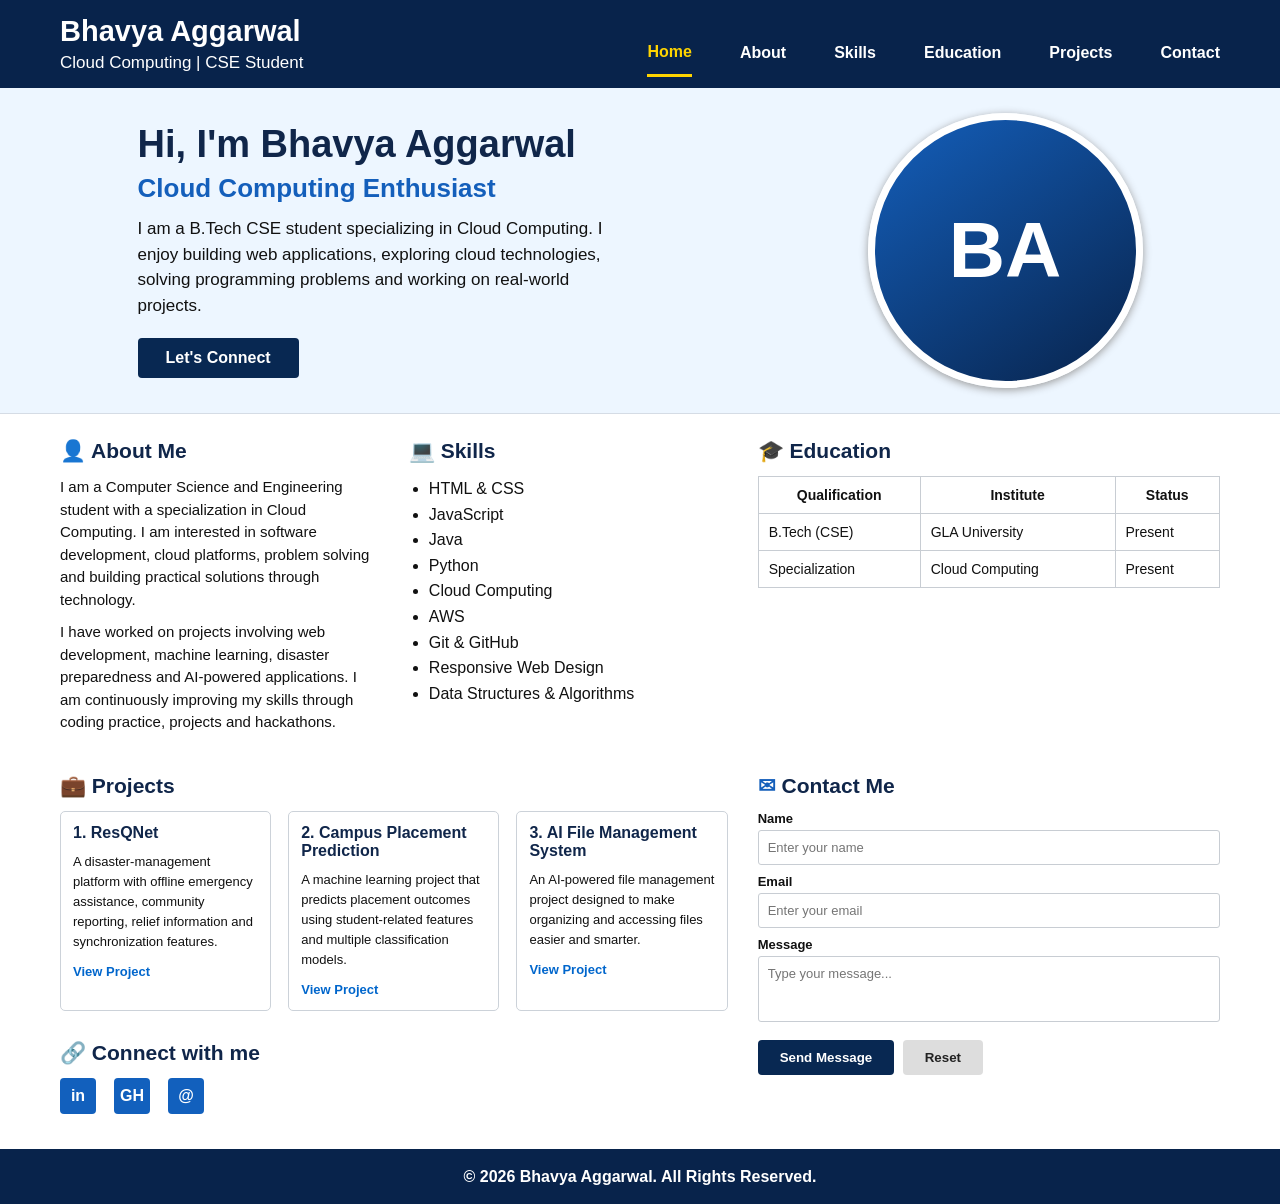
<file: Assignments/Assignment-1/Lab/index.html>
<!DOCTYPE html>
<html lang="en">
<head>
    <meta charset="UTF-8">
    <meta name="viewport" content="width=device-width, initial-scale=1.0">
    <title>Bhavya Aggarwal | Cloud Computing Student</title>
    <link rel="stylesheet" href="style.css">
</head>

<body>

    <!-- Navigation -->
    <header class="navbar">
        <div class="brand">
            <h1>Bhavya Aggarwal</h1>
            <p>Cloud Computing | CSE Student</p>
        </div>

        <nav>
            <a class="active" href="#home">Home</a>
            <a href="#about">About</a>
            <a href="#skills">Skills</a>
            <a href="#education">Education</a>
            <a href="#projects">Projects</a>
            <a href="#contact">Contact</a>
        </nav>
    </header>


    <!-- Home -->
    <section id="home" class="home">
        <div class="intro">
            <h1>Hi, I'm Bhavya Aggarwal</h1>
            <h2>Cloud Computing Enthusiast</h2>

            <p>
                I am a B.Tech CSE student specializing in Cloud Computing.
                I enjoy building web applications, exploring cloud technologies,
                solving programming problems and working on real-world projects.
            </p>

            <a href="#contact" class="button">Let's Connect</a>
        </div>

        <div class="profile">
            <div class="profile-circle">
                <span>BA</span>
            </div>
        </div>
    </section>


    <!-- Main Content -->
    <main class="content">

        <!-- About -->
        <section id="about" class="card about">
            <h2><span>👤</span> About Me</h2>
            <p>
                I am a Computer Science and Engineering student with a
                specialization in Cloud Computing. I am interested in
                software development, cloud platforms, problem solving and
                building practical solutions through technology.
            </p>
            <p>
                I have worked on projects involving web development,
                machine learning, disaster preparedness and AI-powered
                applications. I am continuously improving my skills through
                coding practice, projects and hackathons.
            </p>
        </section>


        <!-- Skills -->
        <section id="skills" class="card skills">
            <h2><span>💻</span> Skills</h2>
            <ul>
                <li>HTML & CSS</li>
                <li>JavaScript</li>
                <li>Java</li>
                <li>Python</li>
                <li>Cloud Computing</li>
                <li>AWS</li>
                <li>Git & GitHub</li>
                <li>Responsive Web Design</li>
                <li>Data Structures & Algorithms</li>
            </ul>
        </section>


        <!-- Education -->
        <section id="education" class="card education">
            <h2><span>🎓</span> Education</h2>

            <table>
                <tr>
                    <th>Qualification</th>
                    <th>Institute</th>
                    <th>Status</th>
                </tr>
                <tr>
                    <td>B.Tech (CSE)</td>
                    <td>GLA University</td>
                    <td>Present</td>
                </tr>
                <tr>
                    <td>Specialization</td>
                    <td>Cloud Computing</td>
                    <td>Present</td>
                </tr>
            </table>
        </section>


        <!-- Projects -->
        <section id="projects" class="card projects">
            <h2><span>💼</span> Projects</h2>

            <div class="project-box">

                <div class="project">
                    <h3>1. ResQNet</h3>
                    <p>
                        A disaster-management platform with offline emergency
                        assistance, community reporting, relief information
                        and synchronization features.
                    </p>
                    <a href="#">View Project</a>
                </div>

                <div class="project">
                    <h3>2. Campus Placement Prediction</h3>
                    <p>
                        A machine learning project that predicts placement
                        outcomes using student-related features and multiple
                        classification models.
                    </p>
                    <a href="#">View Project</a>
                </div>

                <div class="project">
                    <h3>3. AI File Management System</h3>
                    <p>
                        An AI-powered file management project designed to make
                        organizing and accessing files easier and smarter.
                    </p>
                    <a href="#">View Project</a>
                </div>

            </div>
        </section>


        <!-- Contact -->
        <section id="contact" class="card contact">
            <h2><span>✉</span> Contact Me</h2>

            <label for="name">Name</label>
            <input id="name" type="text" placeholder="Enter your name">

            <label for="email">Email</label>
            <input id="email" type="email" placeholder="Enter your email">

            <label for="message">Message</label>
            <textarea id="message" placeholder="Type your message..."></textarea>

            <button type="button">Send Message</button>
            <button type="reset" class="reset">Reset</button>
        </section>


        <!-- Connect -->
        <section class="card connect">
            <h2><span>🔗</span> Connect with me</h2>

            <div class="socials">
                <a href="#" aria-label="LinkedIn">in</a>
                <a href="#" aria-label="GitHub">GH</a>
                <a href="#" aria-label="Email">@</a>
            </div>
        </section>

    </main>


    <!-- Footer -->
    <footer>
        <p>© 2026 Bhavya Aggarwal. All Rights Reserved.</p>
    </footer>

</body>
</html>
</file>
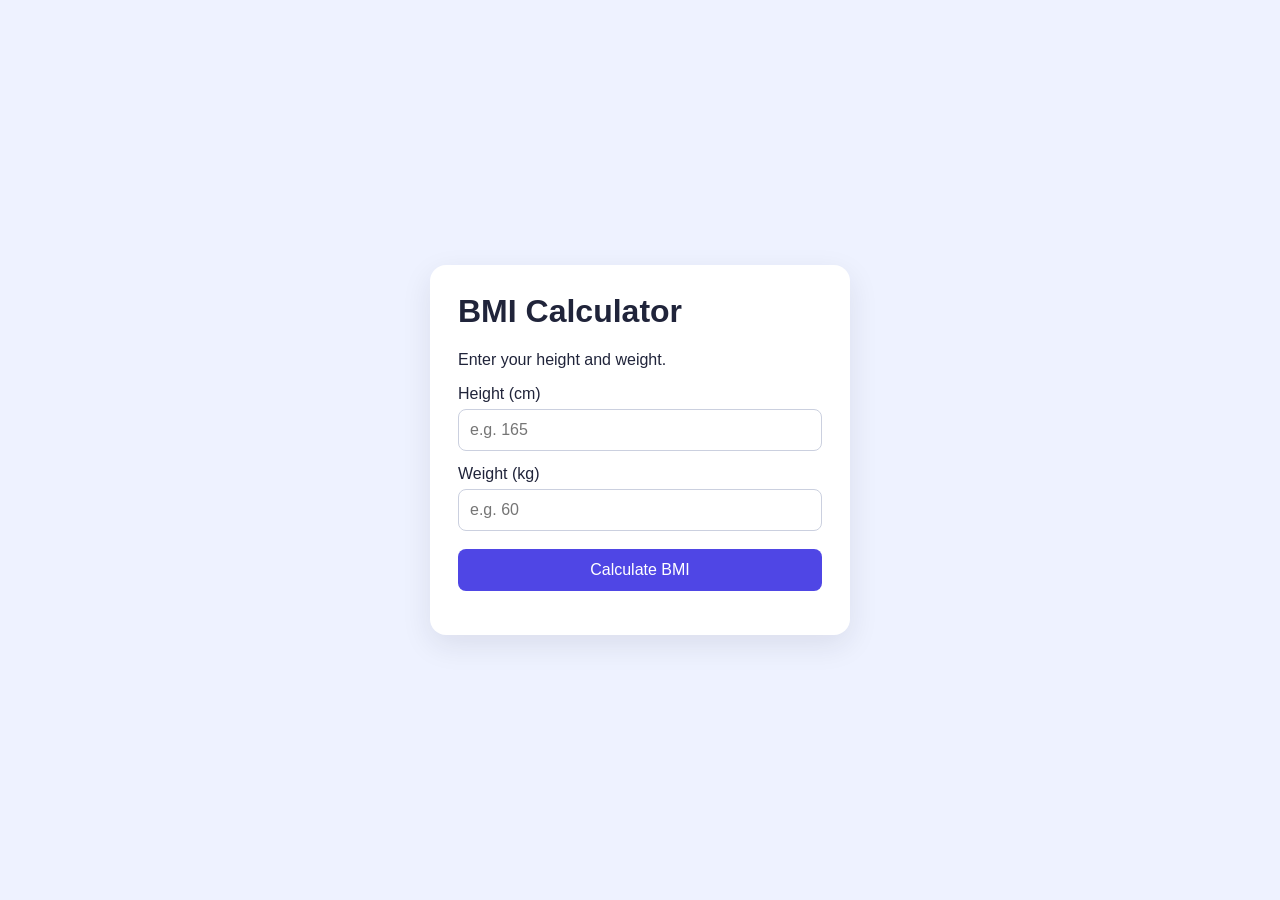
<file: Assignments/Assignment-3/BMI-Calculator/index.html>
<!DOCTYPE html>
<html lang="en">
<head>
  <meta charset="UTF-8">
  <meta name="viewport" content="width=device-width, initial-scale=1.0">
  <title>BMI Calculator</title>
  <link rel="stylesheet" href="style.css">
</head>
<body>
  <main class="card">
    <h1>BMI Calculator</h1>
    <p>Enter your height and weight.</p>
    <label for="height">Height (cm)</label>
    <input type="number" id="height" min="1" placeholder="e.g. 165">
    <label for="weight">Weight (kg)</label>
    <input type="number" id="weight" min="1" placeholder="e.g. 60">
    <button id="calculateBtn">Calculate BMI</button>
    <p id="result" aria-live="polite"></p>
  </main>
  <script src="script.js"></script>
</body>
</html>
</file>
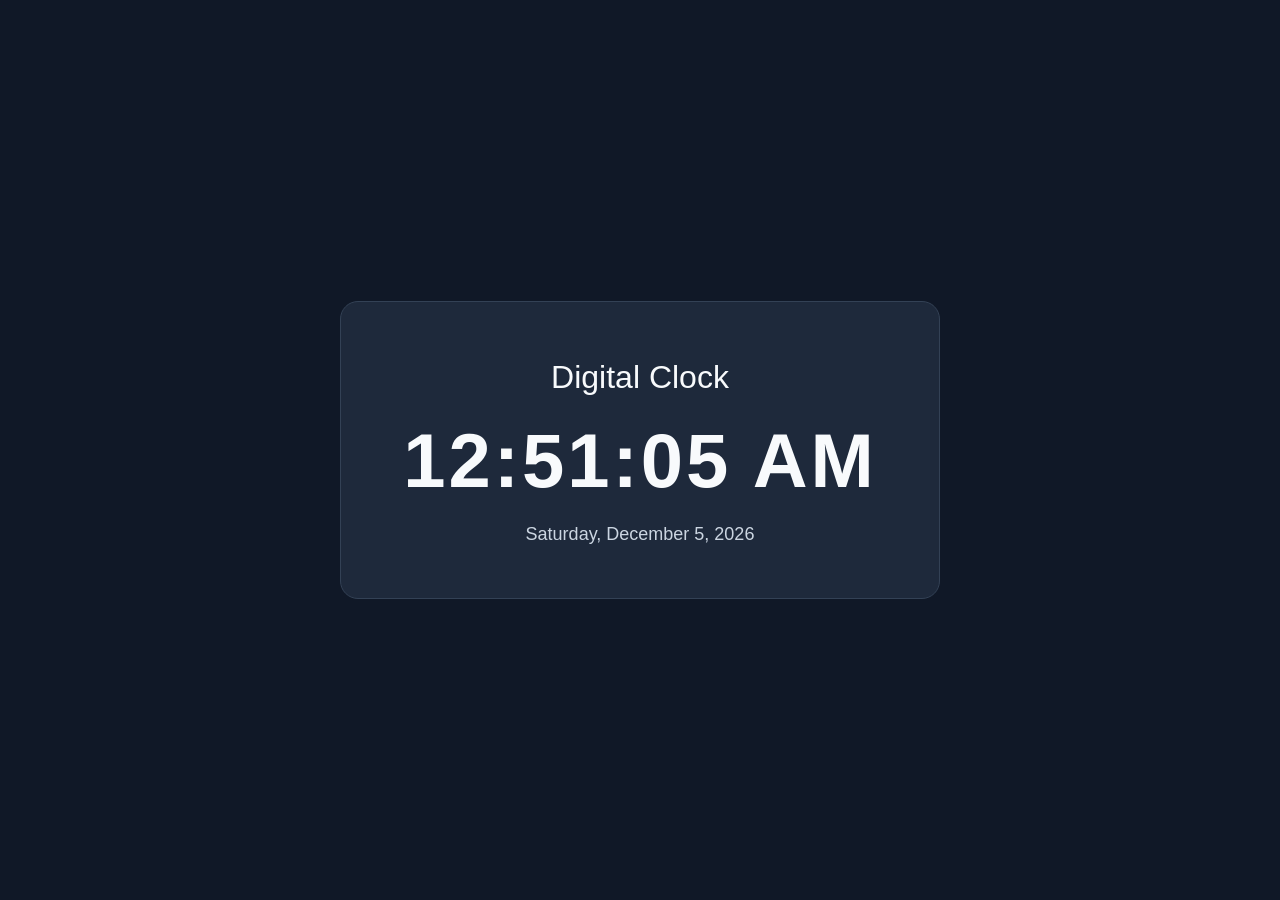
<file: Assignments/Assignment-3/Digital-Clock/index.html>
<!DOCTYPE html>
<html lang="en">
<head>
  <meta charset="UTF-8">
  <meta name="viewport" content="width=device-width, initial-scale=1.0">
  <title>Digital Clock</title>
  <link rel="stylesheet" href="style.css">
</head>
<body>
  <main class="card">
    <h1>Digital Clock</h1>
    <p id="clock" aria-live="off">00:00:00</p>
    <p id="date"></p>
  </main>
  <script src="script.js"></script>
</body>
</html>
</file>
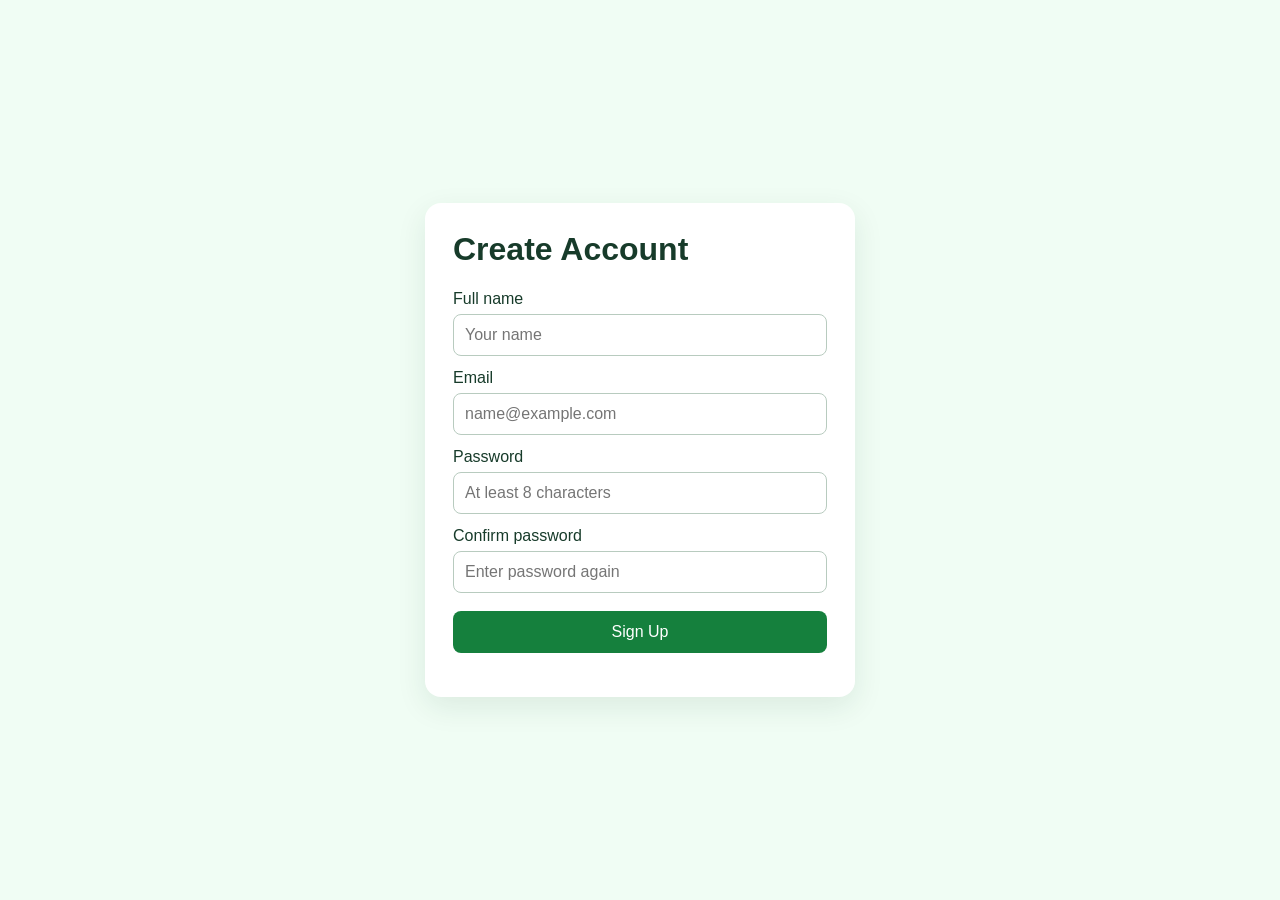
<file: Assignments/Assignment-3/Signup-Page/index.html>
<!DOCTYPE html>
<html lang="en">
<head>
  <meta charset="UTF-8">
  <meta name="viewport" content="width=device-width, initial-scale=1.0">
  <title>Signup Page</title>
  <link rel="stylesheet" href="style.css">
</head>
<body>
  <main class="card">
    <h1>Create Account</h1>
    <form id="signupForm" novalidate>
      <label for="name">Full name</label>
      <input id="name" type="text" placeholder="Your name">
      <label for="email">Email</label>
      <input id="email" type="email" placeholder="name@example.com">
      <label for="password">Password</label>
      <input id="password" type="password" placeholder="At least 8 characters">
      <label for="confirmPassword">Confirm password</label>
      <input id="confirmPassword" type="password" placeholder="Enter password again">
      <button type="submit">Sign Up</button>
      <p id="message" aria-live="polite"></p>
    </form>
  </main>
  <script src="script.js"></script>
</body>
</html>
</file>
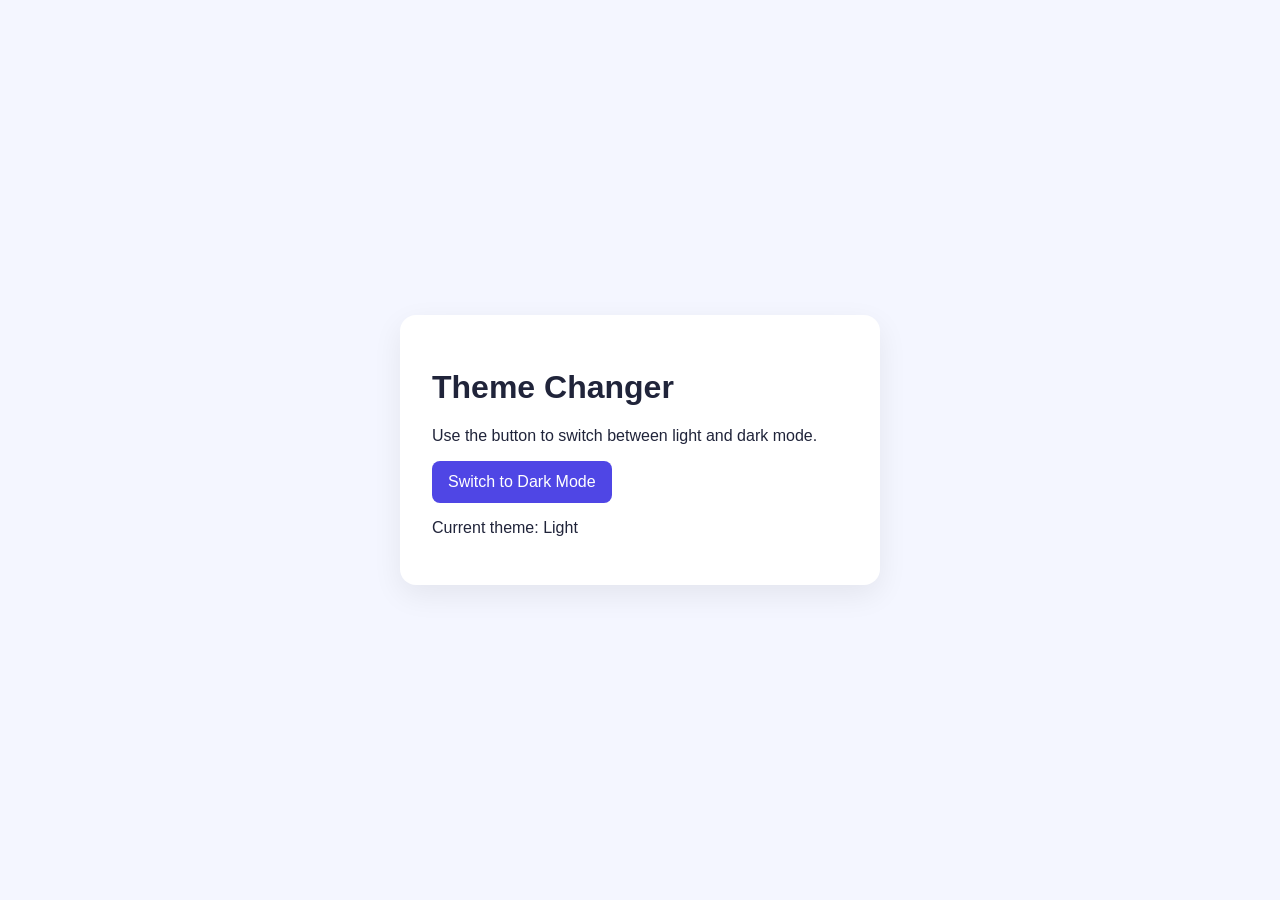
<file: Assignments/Assignment-3/Theme-Changer/index.html>
<!DOCTYPE html>
<html lang="en" data-theme="light">
<head>
  <meta charset="UTF-8">
  <meta name="viewport" content="width=device-width, initial-scale=1.0">
  <title>Theme Changer</title>
  <link rel="stylesheet" href="style.css">
</head>
<body>
  <main class="card">
    <h1>Theme Changer</h1>
    <p>Use the button to switch between light and dark mode.</p>
    <button id="themeBtn">Switch to Dark Mode</button>
    <p id="status">Current theme: Light</p>
  </main>
  <script src="script.js"></script>
</body>
</html>
</file>
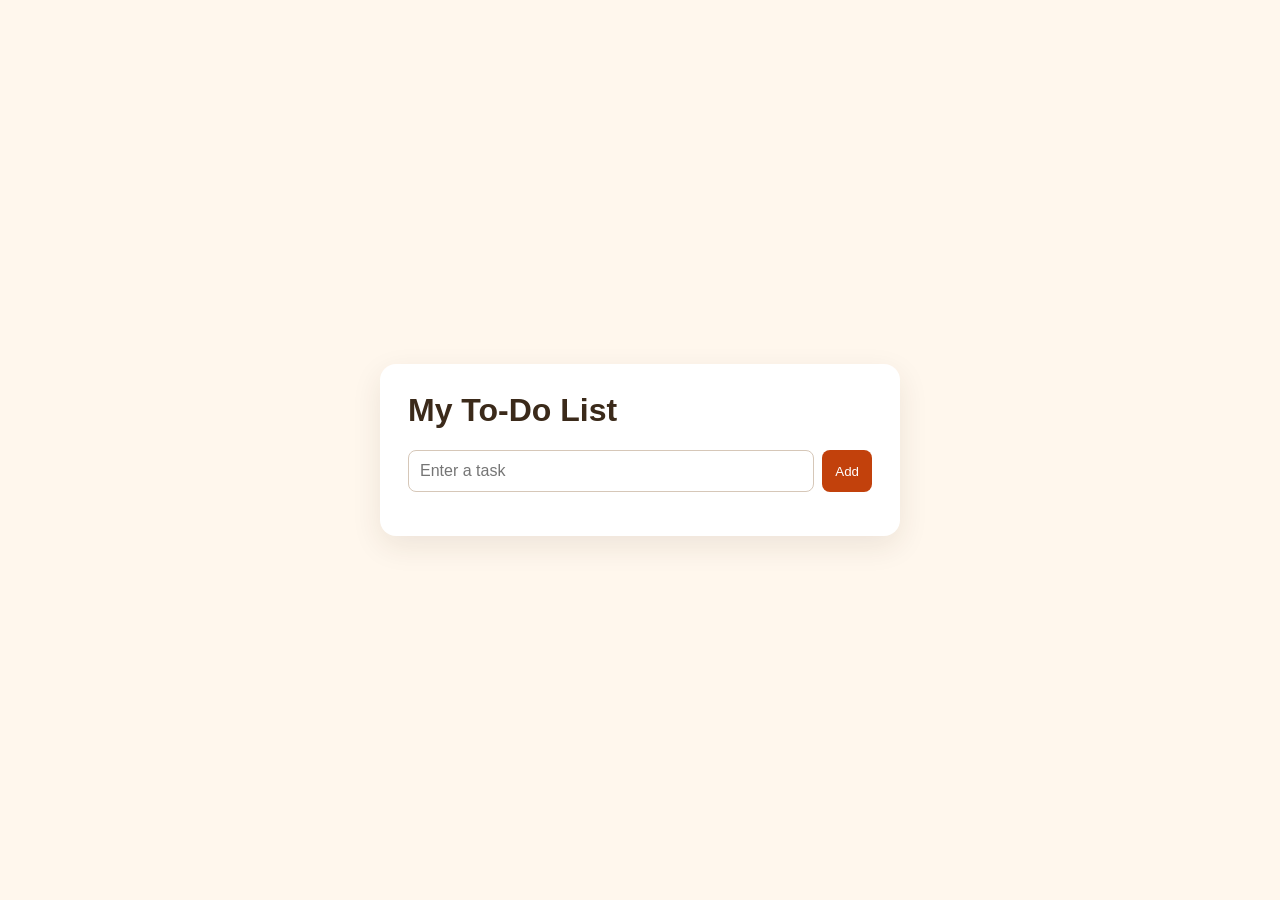
<file: Assignments/Assignment-3/Todo-List/index.html>
<!DOCTYPE html>
<html lang="en">
<head>
  <meta charset="UTF-8">
  <meta name="viewport" content="width=device-width, initial-scale=1.0">
  <title>To-Do List</title>
  <link rel="stylesheet" href="style.css">
</head>
<body>
  <main class="card">
    <h1>My To-Do List</h1>
    <form id="taskForm">
      <input id="taskInput" type="text" placeholder="Enter a task" aria-label="New task">
      <button type="submit">Add</button>
    </form>
    <ul id="taskList"></ul>
    <p id="message" aria-live="polite"></p>
  </main>
  <script src="script.js"></script>
</body>
</html>
</file>
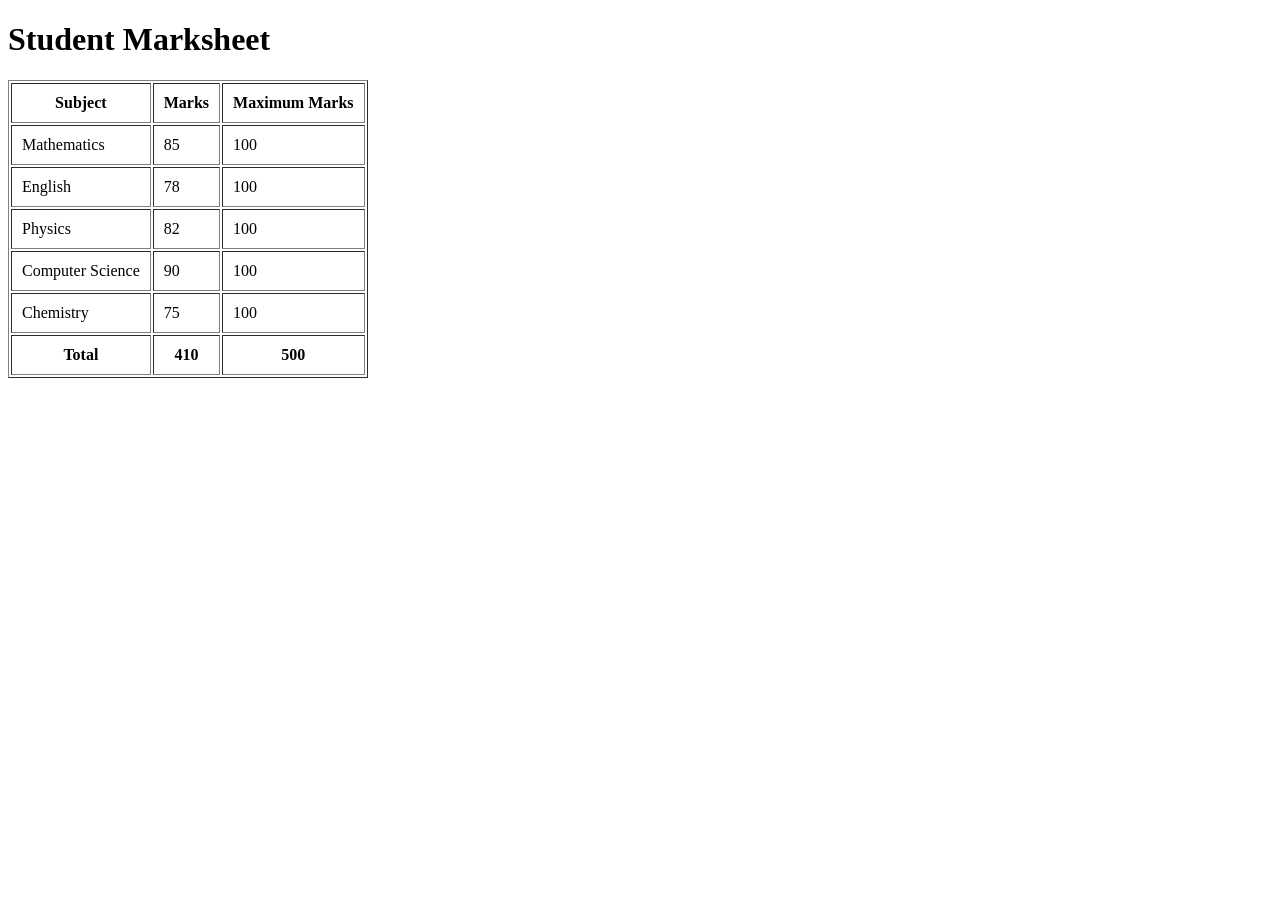
<file: Assignments/Assignment-1/Assignment_2/std.html>
<!DOCTYPE html>
<html>
<head>
    <title>Student Marksheet</title>
</head>
<body>

    <h1>Student Marksheet</h1>

    <table border="1" cellpadding="10">
        <tr>
            <th>Subject</th>
            <th>Marks</th>
            <th>Maximum Marks</th>
        </tr>

        <tr>
            <td>Mathematics</td>
            <td>85</td>
            <td>100</td>
        </tr>

        <tr>
            <td>English</td>
            <td>78</td>
            <td>100</td>
        </tr>

        <tr>
            <td>Physics</td>
            <td>82</td>
            <td>100</td>
        </tr>

        <tr>
            <td>Computer Science</td>
            <td>90</td>
            <td>100</td>
        </tr>

        <tr>
            <td>Chemistry</td>
            <td>75</td>
            <td>100</td>
        </tr>

        <tr>
            <th>Total</th>
            <th>410</th>
            <th>500</th>
        </tr>
    </table>

</body>
</html>
</file>
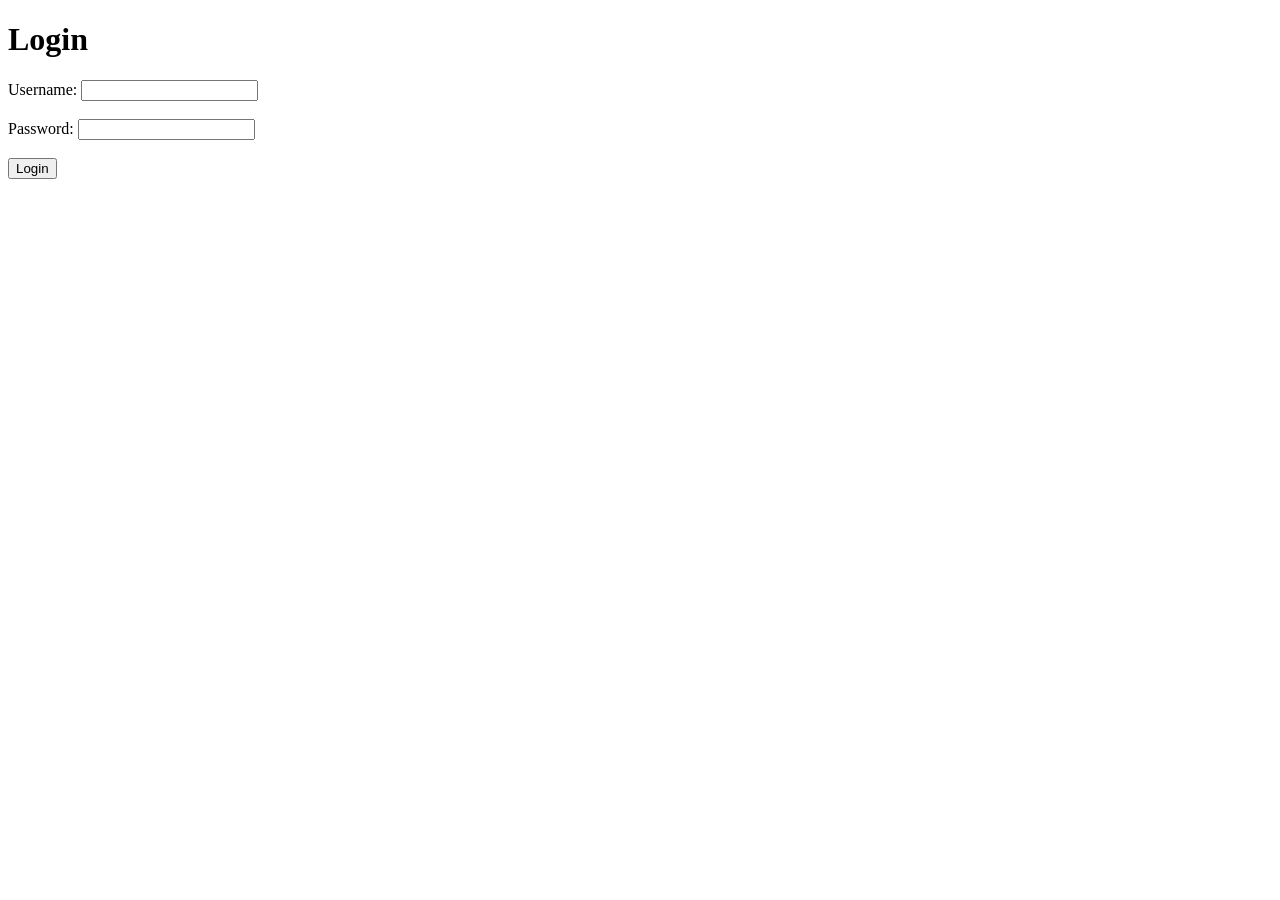
<file: Assignments/Assignment-1/Assignment_2/Lab/login.html>
<!DOCTYPE html>
<html>
<head>
    <title>Login Page</title>
</head>
<body>

    <h1>Login</h1>

    <form>

        <label for="username">Username:</label>
        <input type="text" id="username" name="username">
        <br><br>

        <label for="password">Password:</label>
        <input type="password" id="password" name="password">
        <br><br>

        <input type="submit" value="Login">

    </form>

</body>
</html>
</file>
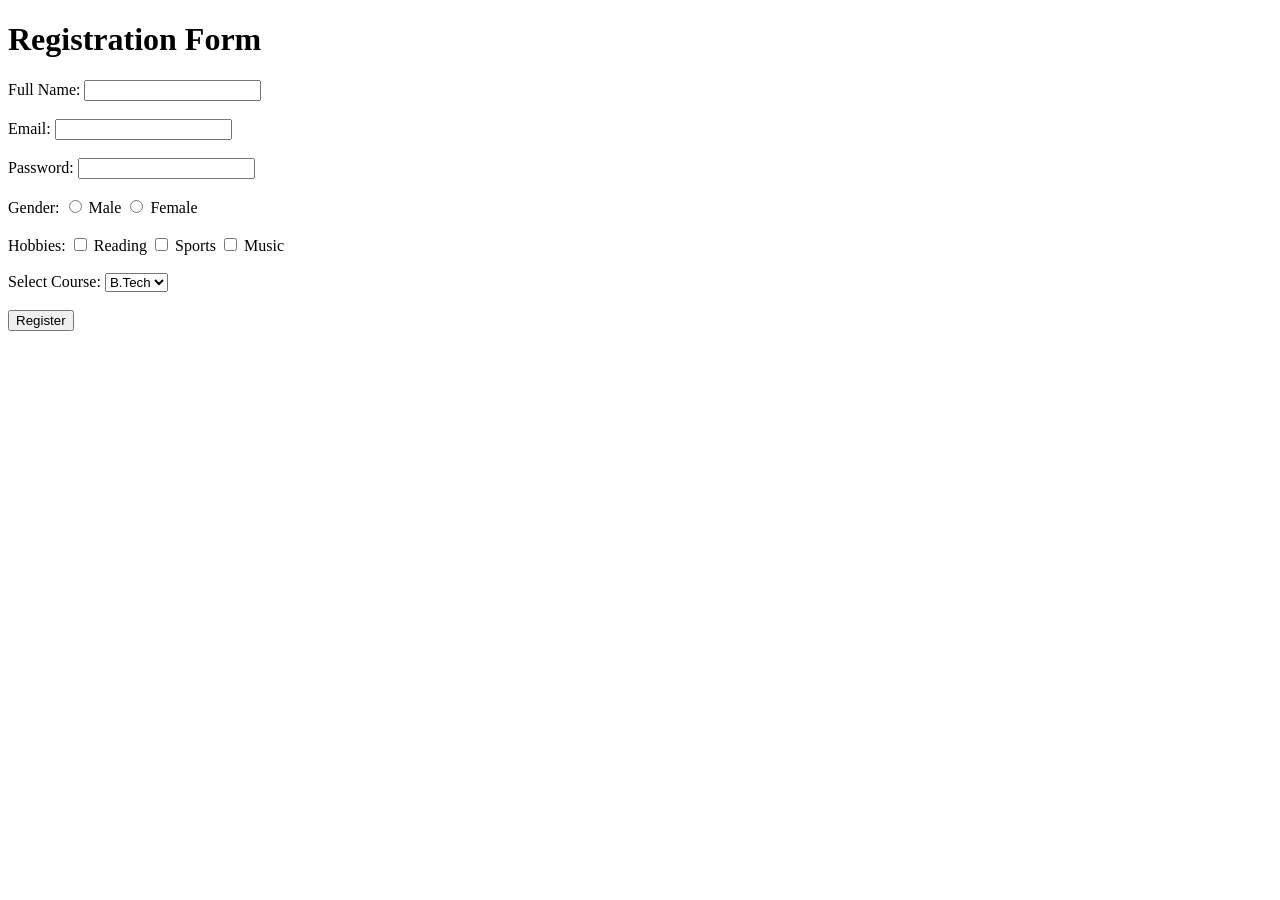
<file: Assignments/Assignment-1/Assignment_2/Lab/reg.html>
<!DOCTYPE html>
<html>
<head>
    <title>Registration Form</title>
</head>
<body>

    <h1>Registration Form</h1>

    <form>

        <label for="name">Full Name:</label>
        <input type="text" id="name" name="name">
        <br><br>

        <label for="email">Email:</label>
        <input type="email" id="email" name="email">
        <br><br>

        <label for="password">Password:</label>
        <input type="password" id="password" name="password">
        <br><br>

        <label>Gender:</label>

        <input type="radio" id="male" name="gender" value="male">
        <label for="male">Male</label>

        <input type="radio" id="female" name="gender" value="female">
        <label for="female">Female</label>

        <br><br>

        <label>Hobbies:</label>

        <input type="checkbox" id="reading" name="hobby" value="reading">
        <label for="reading">Reading</label>

        <input type="checkbox" id="sports" name="hobby" value="sports">
        <label for="sports">Sports</label>

        <input type="checkbox" id="music" name="hobby" value="music">
        <label for="music">Music</label>

        <br><br>

        <label for="course">Select Course:</label>

        <select id="course" name="course">
            <option value="btech">B.Tech</option>
            <option value="bca">BCA</option>
            <option value="bsc">B.Sc</option>
            <option value="bba">BBA</option>
        </select>

        <br><br>

        <input type="submit" value="Register">

    </form>

</body>
</html>
</file>
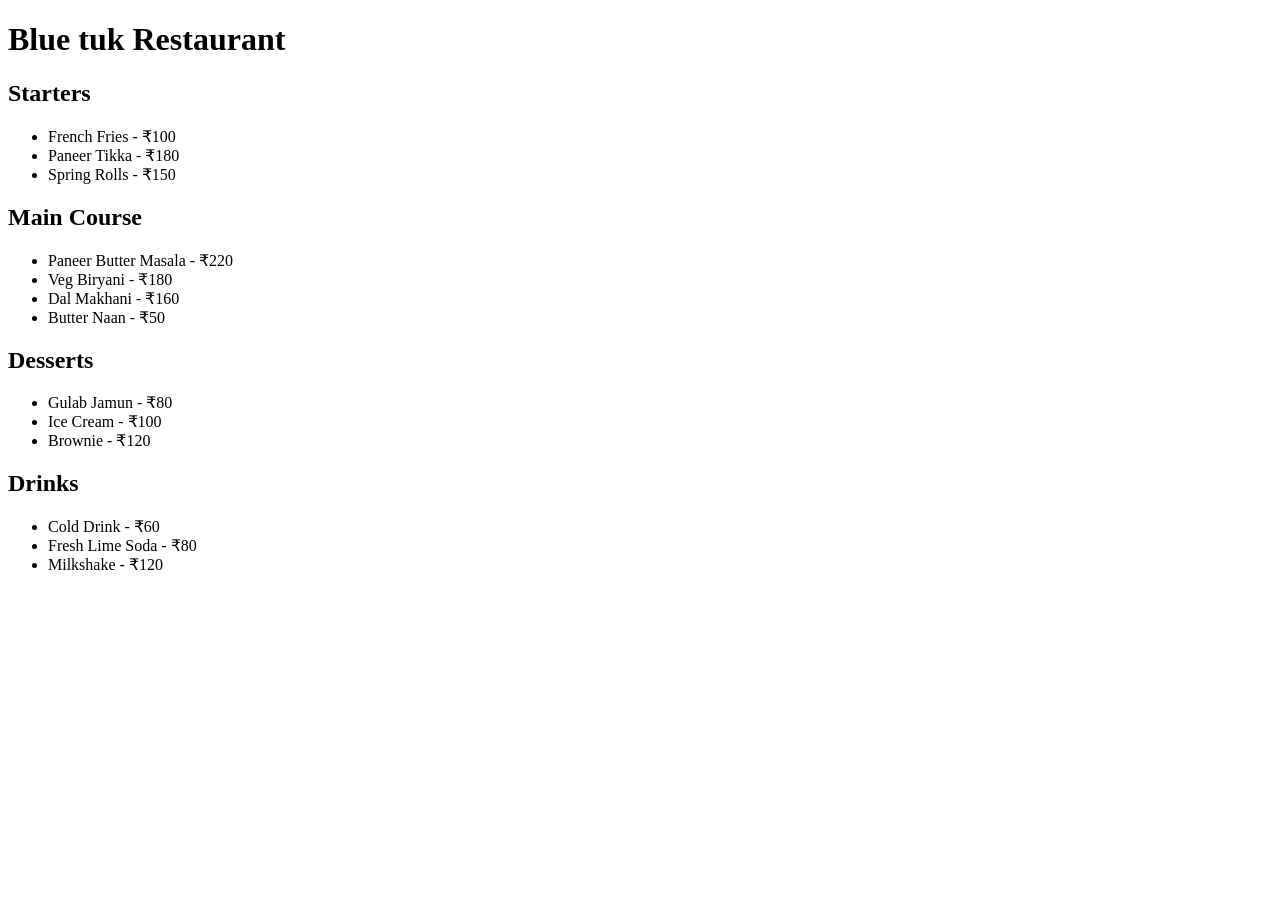
<file: Assignments/Assignment-1/Assignment_2/Lab/restaurant.html>
<!DOCTYPE html>
<html>
<head>
    <title>Restaurant Menu</title>
</head>
<body>

    <h1>Blue tuk Restaurant</h1>

    <h2>Starters</h2>
    <ul>
        <li>French Fries - ₹100</li>
        <li>Paneer Tikka - ₹180</li>
        <li>Spring Rolls - ₹150</li>
    </ul>

    <h2>Main Course</h2>
    <ul>
        <li>Paneer Butter Masala - ₹220</li>
        <li>Veg Biryani - ₹180</li>
        <li>Dal Makhani - ₹160</li>
        <li>Butter Naan - ₹50</li>
    </ul>

    <h2>Desserts</h2>
    <ul>
        <li>Gulab Jamun - ₹80</li>
        <li>Ice Cream - ₹100</li>
        <li>Brownie - ₹120</li>
    </ul>

    <h2>Drinks</h2>
    <ul>
        <li>Cold Drink - ₹60</li>
        <li>Fresh Lime Soda - ₹80</li>
        <li>Milkshake - ₹120</li>
    </ul>

</body>
</html>
</file>
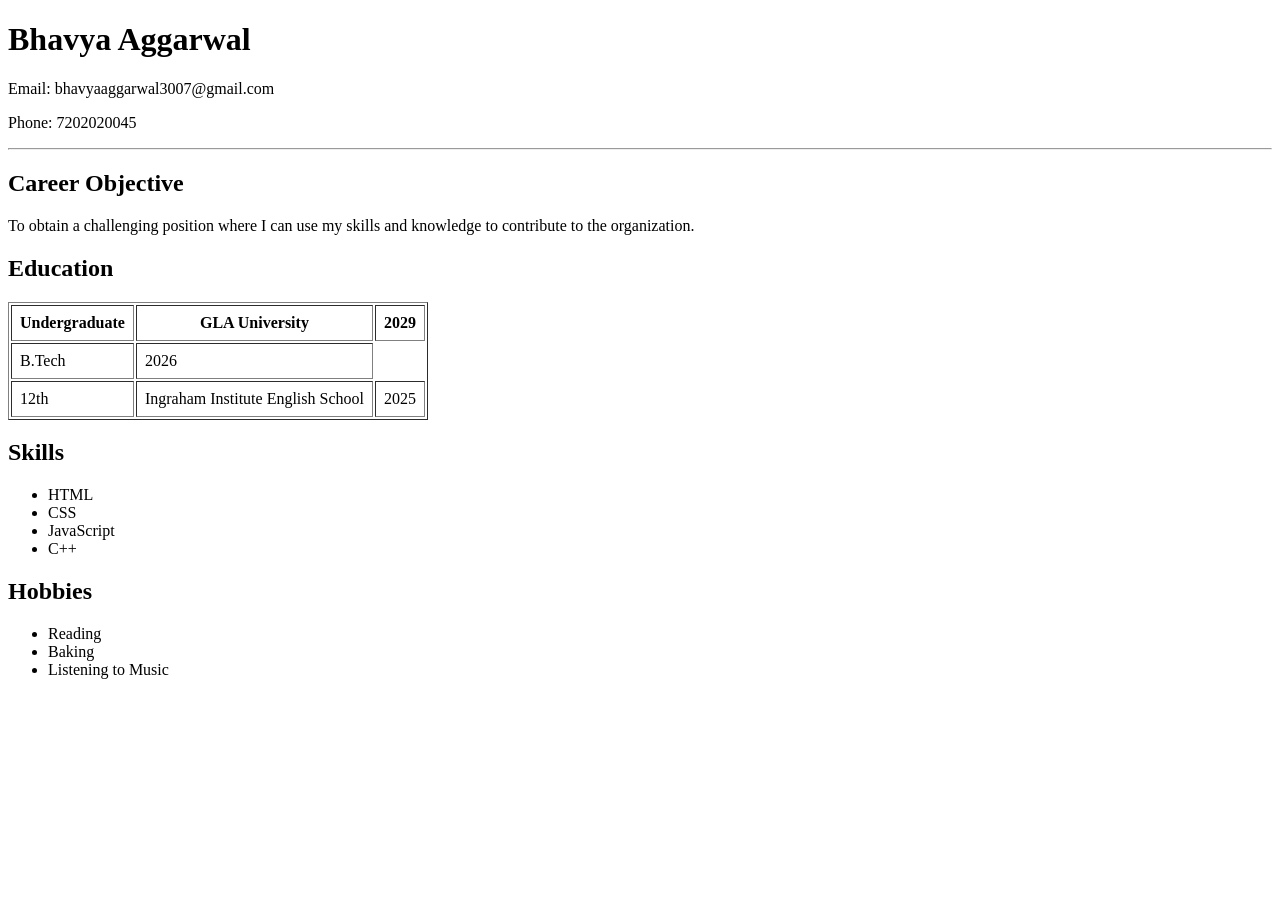
<file: Assignments/Assignment-1/Assignment_2/Lab/resume.html>
<!DOCTYPE html>
<html>
<head>
    <title>My Resume</title>
</head>
<body>

    <h1>Bhavya Aggarwal</h1>
    <p>Email: bhavyaaggarwal3007@gmail.com</p>
    <p>Phone: 7202020045</p>

    <hr>

    <h2>Career Objective</h2>
    <p>
        To obtain a challenging position where I can use my skills
        and knowledge to contribute to the organization.
    </p>

    <h2>Education</h2>
    <table border="1" cellpadding="8">
        <tr>
            <th>Undergraduate</th>
            <th>GLA University</th>
            <th>2029</th>
        </tr>
        <tr>
            <td>B.Tech</td>
            <td>2026</td>
        </tr>
        <tr>
            <td>12th</td>
            <td>Ingraham Institute English School</td>
            <td>2025</td>
        </tr>
    </table>

    <h2>Skills</h2>
    <ul>
        <li>HTML</li>
        <li>CSS</li>
        <li>JavaScript</li>
        <li>C++</li>
    </ul>

    <h2>Hobbies</h2>
    <ul>
        <li>Reading</li>
        <li>Baking</li>
        <li>Listening to Music</li>
    </ul>

</body>
</html>
</file>
<file: Assignments/Assignment-1/Lab/style.css>
* {
    margin: 0;
    padding: 0;
    box-sizing: border-box;
}

html {
    scroll-behavior: smooth;
}

body {
    font-family: Arial, Helvetica, sans-serif;
    color: #10264a;
    background: white;
}


/* ================= NAVBAR ================= */

.navbar {
    height: 88px;
    background: #08234b;
    color: white;
    display: flex;
    justify-content: space-between;
    align-items: center;
    padding: 0 60px;
}

.brand h1 {
    font-size: 29px;
    margin-bottom: 5px;
}

.brand p {
    font-size: 17px;
}

nav {
    display: flex;
    align-items: center;
    gap: 48px;
}

nav a {
    color: white;
    text-decoration: none;
    font-weight: bold;
    font-size: 16px;
    padding: 31px 0 13px;
}

nav a:hover,
nav a.active {
    color: #ffd400;
}

nav a.active {
    border-bottom: 3px solid #ffd400;
}


/* ================= HOME ================= */

.home {
    min-height: 325px;
    background: #edf6ff;
    border-bottom: 1px solid #d5dce5;
    display: flex;
    align-items: center;
    justify-content: center;
    gap: 230px;
    padding: 25px 50px;
}

.intro {
    width: 500px;
}

.intro h1 {
    font-size: 38px;
    margin-bottom: 7px;
}

.intro h2 {
    color: #145fbb;
    font-size: 26px;
    margin-bottom: 12px;
}

.intro p {
    color: #111;
    font-size: 17px;
    line-height: 1.5;
    margin-bottom: 20px;
}

.button {
    display: inline-block;
    background: #082852;
    color: white;
    text-decoration: none;
    padding: 11px 28px;
    border-radius: 4px;
    font-weight: bold;
}

.button:hover {
    background: #145fbb;
}


/* Profile - initials so the page works without an image */

.profile-circle {
    width: 275px;
    height: 275px;
    border-radius: 50%;
    background: linear-gradient(145deg, #145fbb, #08234b);
    border: 7px solid white;
    box-shadow: 0 2px 9px #999;
    display: flex;
    justify-content: center;
    align-items: center;
}

.profile-circle span {
    color: white;
    font-size: 78px;
    font-weight: bold;
}


/* ================= MAIN GRID ================= */

.content {
    width: 1160px;
    max-width: calc(100% - 60px);
    margin: 25px auto 35px;
    display: grid;
    grid-template-columns: 1fr 1fr 1.45fr;
    gap: 30px;
}

.card h2 {
    font-size: 21px;
    margin-bottom: 13px;
}

.card h2 span {
    color: #145fbb;
}


/* ================= ABOUT ================= */

.about p {
    color: #111;
    font-size: 15px;
    line-height: 1.5;
    margin-bottom: 10px;
}


/* ================= SKILLS ================= */

.skills ul {
    padding-left: 20px;
    color: #111;
    line-height: 1.6;
}


/* ================= EDUCATION ================= */

.education table {
    width: 100%;
    border-collapse: collapse;
    color: #111;
    font-size: 14px;
}

.education th,
.education td {
    border: 1px solid #c8cdd3;
    padding: 10px;
}

.education th {
    text-align: center;
    font-weight: bold;
}


/* ================= PROJECTS ================= */

.projects {
    grid-column: 1 / 3;
}

.project-box {
    display: flex;
    gap: 17px;
}

.project {
    width: 33.33%;
    min-height: 155px;
    border: 1px solid #ccd2d9;
    border-radius: 5px;
    padding: 12px;
}

.project h3 {
    font-size: 16px;
    margin-bottom: 10px;
}

.project p {
    color: #111;
    font-size: 13px;
    line-height: 1.55;
    margin-bottom: 10px;
}

.project a {
    color: #0066cc;
    text-decoration: none;
    font-size: 13px;
    font-weight: bold;
}

.project a:hover {
    text-decoration: underline;
}


/* ================= CONTACT ================= */

.contact {
    grid-column: 3;
    grid-row: 2 / 4;
}

.contact label {
    display: block;
    color: #111;
    font-size: 13px;
    font-weight: bold;
    margin-top: 9px;
}

.contact input,
.contact textarea {
    width: 100%;
    border: 1px solid #c8cdd3;
    border-radius: 3px;
    padding: 9px;
    margin-top: 4px;
    font-family: Arial, Helvetica, sans-serif;
    font-size: 13px;
}

.contact textarea {
    height: 66px;
    resize: none;
}

.contact button {
    border: none;
    background: #082852;
    color: white;
    padding: 10px 22px;
    margin-top: 14px;
    border-radius: 4px;
    font-weight: bold;
    cursor: pointer;
}

.contact button:hover {
    background: #145fbb;
}

.contact .reset {
    background: #ddd;
    color: #222;
    margin-left: 4px;
}


/* ================= CONNECT ================= */

.connect {
    grid-column: 1 / 3;
}

.socials {
    display: flex;
    gap: 18px;
}

.socials a {
    width: 36px;
    height: 36px;
    border-radius: 4px;
    background: #1260bd;
    color: white;
    text-decoration: none;
    display: flex;
    justify-content: center;
    align-items: center;
    font-weight: bold;
}

.socials a:hover {
    background: #082852;
}


/* ================= FOOTER ================= */

footer {
    height: 55px;
    background: #08234b;
    color: white;
    display: flex;
    justify-content: center;
    align-items: center;
    font-weight: bold;
}


/* ================= RESPONSIVE ================= */

@media (max-width: 950px) {

    .navbar {
        height: auto;
        padding: 20px;
        flex-direction: column;
        gap: 20px;
    }

    nav {
        gap: 20px;
        flex-wrap: wrap;
        justify-content: center;
    }

    nav a {
        padding: 5px;
    }

    .home {
        flex-direction: column;
        gap: 30px;
        text-align: center;
    }

    .intro {
        width: auto;
        max-width: 600px;
    }

    .content {
        grid-template-columns: 1fr;
    }

    .projects,
    .contact,
    .connect {
        grid-column: 1;
        grid-row: auto;
    }

    .project-box {
        flex-direction: column;
    }

    .project {
        width: 100%;
    }
}
</file>
<file: Assignments/Assignment-3/BMI-Calculator/style.css>
* { box-sizing: border-box; }
body { margin: 0; min-height: 100vh; display: grid; place-items: center; font-family: Arial, sans-serif; background: #eef2ff; color: #20243a; }
.card { width: min(90%, 420px); padding: 28px; border-radius: 16px; background: white; box-shadow: 0 10px 30px #20243a18; }
h1 { margin-top: 0; }
label { display: block; margin: 14px 0 6px; }
input { width: 100%; padding: 11px; border: 1px solid #cbd0df; border-radius: 8px; font-size: 16px; }
button { width: 100%; margin-top: 18px; padding: 12px; border: 0; border-radius: 8px; background: #4f46e5; color: white; font-size: 16px; cursor: pointer; }
#result { font-weight: bold; line-height: 1.5; }
</file>
<file: Assignments/Assignment-3/Digital-Clock/style.css>
* { box-sizing: border-box; }
body { margin: 0; min-height: 100vh; display: grid; place-items: center; font-family: Arial, sans-serif; background: #101827; color: #f8fafc; }
.card { width: min(90%, 600px); padding: 35px 20px; text-align: center; border: 1px solid #334155; border-radius: 18px; background: #1e293b; }
h1 { font-weight: 500; }
#clock { margin: 20px 0; font-size: clamp(42px, 10vw, 76px); font-weight: bold; letter-spacing: 3px; }
#date { color: #cbd5e1; font-size: 18px; }
</file>
<file: Assignments/Assignment-3/Signup-Page/style.css>
* { box-sizing: border-box; }
body { margin: 0; min-height: 100vh; display: grid; place-items: center; padding: 20px; font-family: Arial, sans-serif; background: #f0fdf4; color: #173b2a; }
.card { width: min(100%, 430px); padding: 28px; border-radius: 16px; background: white; box-shadow: 0 10px 30px #173b2a18; }
h1 { margin-top: 0; }
label { display: block; margin: 13px 0 6px; }
input { width: 100%; padding: 11px; border: 1px solid #b8cbbf; border-radius: 8px; font-size: 16px; }
button { width: 100%; margin-top: 18px; padding: 12px; border: 0; border-radius: 8px; background: #15803d; color: white; font-size: 16px; cursor: pointer; }
#message { line-height: 1.5; font-weight: bold; }
</file>
<file: Assignments/Assignment-3/Theme-Changer/style.css>
* { box-sizing: border-box; }
:root { --background: #f4f6ff; --card: #ffffff; --text: #20243a; --button: #4f46e5; }
html[data-theme="dark"] { --background: #151821; --card: #242938; --text: #f4f6ff; --button: #818cf8; }
body { margin: 0; min-height: 100vh; display: grid; place-items: center; padding: 20px; font-family: Arial, sans-serif; background: var(--background); color: var(--text); transition: background 0.25s, color 0.25s; }
.card { width: min(90%, 480px); padding: 32px; border-radius: 16px; background: var(--card); box-shadow: 0 10px 30px #00000012; }
button { padding: 12px 16px; border: 0; border-radius: 8px; background: var(--button); color: white; cursor: pointer; font-size: 16px; }
</file>
<file: Assignments/Assignment-3/Todo-List/style.css>
* { box-sizing: border-box; }
body { margin: 0; min-height: 100vh; display: grid; place-items: center; padding: 20px; font-family: Arial, sans-serif; background: #fff7ed; color: #3b2a1a; }
.card { width: min(100%, 520px); padding: 28px; border-radius: 16px; background: white; box-shadow: 0 10px 30px #3b2a1a18; }
h1 { margin-top: 0; }
form { display: flex; gap: 8px; }
input { min-width: 0; flex: 1; padding: 11px; border: 1px solid #d6c7b8; border-radius: 8px; font-size: 16px; }
button { padding: 10px 13px; border: 0; border-radius: 8px; background: #c2410c; color: white; cursor: pointer; }
ul { padding: 0; list-style: none; }
li { display: flex; align-items: center; gap: 10px; padding: 10px 0; border-bottom: 1px solid #eee7df; overflow-wrap: anywhere; }
li span { flex: 1; }
li.completed span { text-decoration: line-through; color: #888; }
.delete-btn { background: #991b1b; }
#message { color: #991b1b; }
</file>
